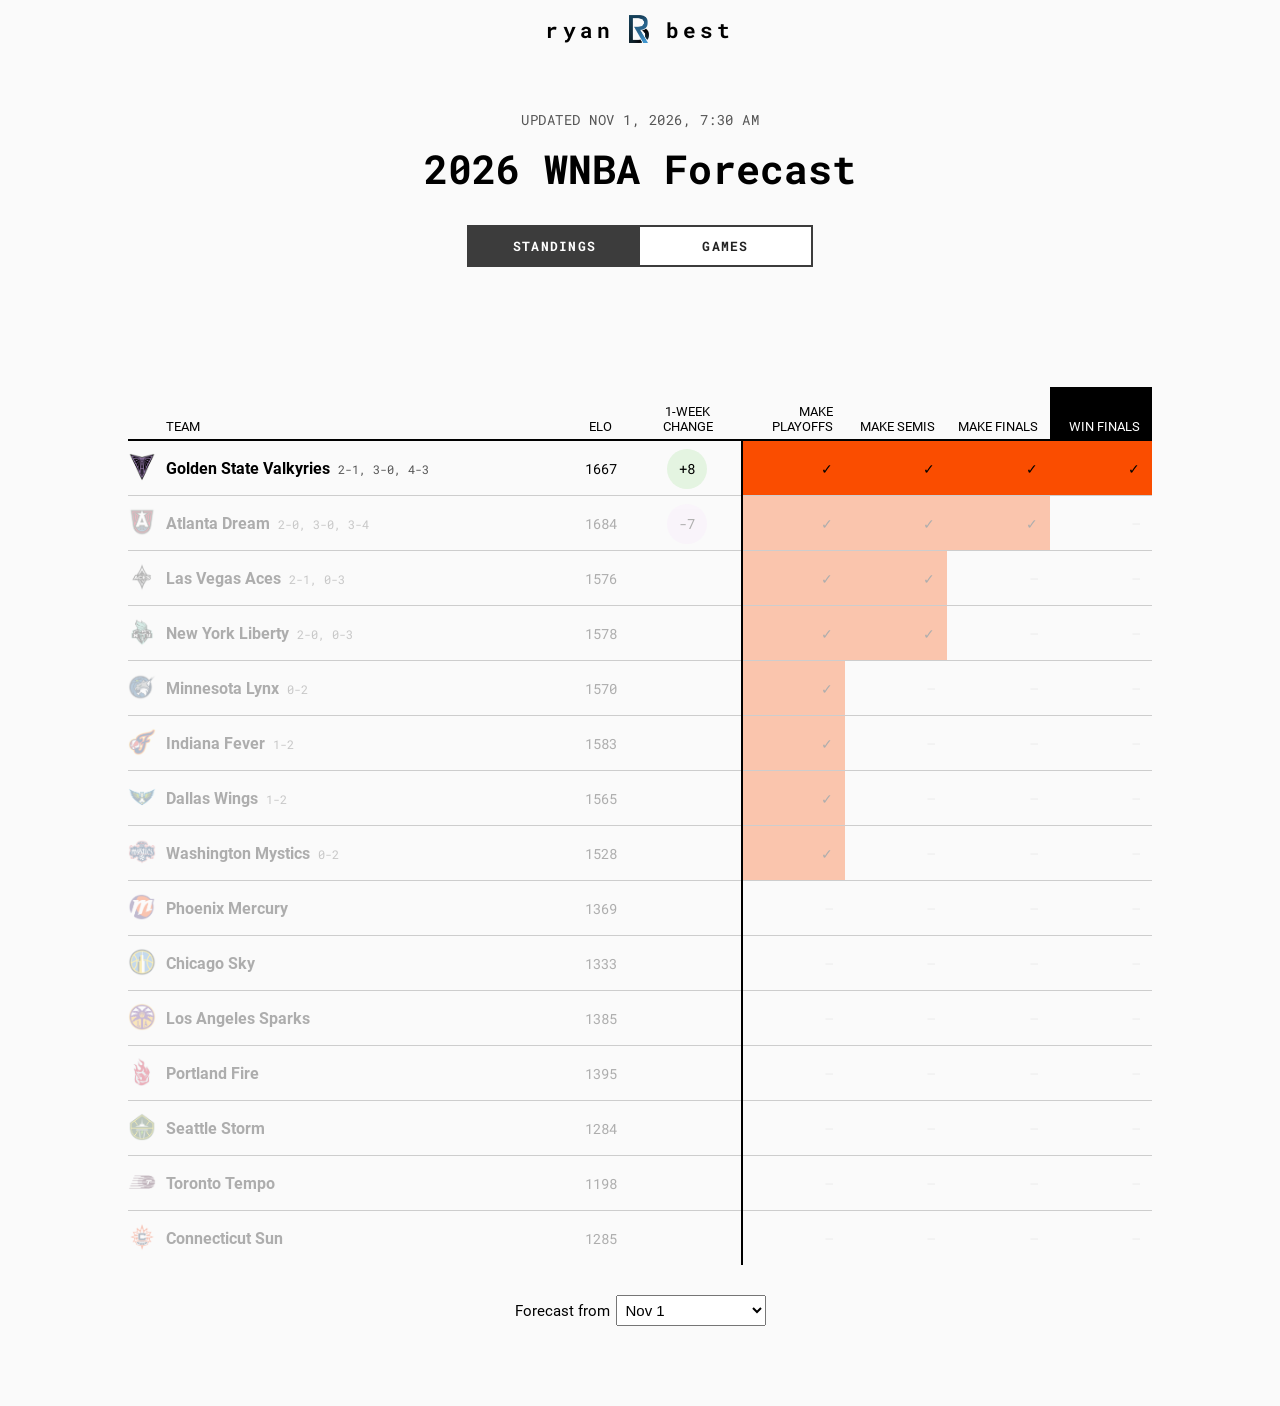
<file: index.html>
<!doctype html><head><title>2026 WNBA Forecast</title><meta name="viewport" content="width=device-width,initial-scale=1,shrink-to-fit=no"><meta name="description" content="This WNBA forecast projects each team's chances of winning every game, advancing to the playoffs and winning the WNBA Finals."><meta name="author" content="Ryan Best"><meta property="og:image" content="https://ryanabest.com/2026-wnba-predictions/assets/share-image-2026.2704ef1698deea032bd2.png?foo"><meta property="og:title" content="2026 WNBA Forecast"><meta property="og:url" content="https://ryanabest.com/2026-wnba-predictions/"><meta property="og:type" content="website"><meta property="og:description" content="This WNBA forecast projects each team's chances of winning every game, advancing to the playoffs and winning the WNBA Finals."><link rel="shortcut icon" type="image/x-icon" href="https://ryanabest.com/2026-wnba-predictions/assets/favicon.ecc235909048d9bf21d6.png"><link rel="icon" type="image/x-icon" href="https://ryanabest.com/assets/favicon.ecc235909048d9bf21d6.png"><meta charset="UTF-8"><meta name="twitter:card" content="summary_large_image"><meta name="twitter:site" content="@ryanabest"><meta name="twitter:creator" content="@ryanabest"><meta name="twitter:title" content="2026 WNBA Forecast"><meta name="twitter:description" content="This WNBA forecast projects each team's chances of winning every game, advancing to the playoffs and winning the WNBA Finals."><meta property="twitter:image" content="https://ryanabest.com/2026-wnba-predictions/assets/share-image-2026.2704ef1698deea032bd2.png?foo"><script defer="defer" src="https://static.cloudflareinsights.com/beacon.min.js" data-cf-beacon="{&quot;token&quot;: &quot;c7178068406749bfac75ae84e9a61b06&quot;}"></script><link rel="icon" href="favicon.png"><script defer="defer" src="main.a63c0c03493f5c1e9fac.js"></script><link href="main.13d747a128f6df0fa629.css" rel="stylesheet"></head><body><div class="menu" id="menu"><div class="menu-item" id="name"><a href="https://www.ryanabest.com"><p id="first-name">ryan</p><div class="logo"></div><p id="last-name">best</p></a></div></div><div class="container"><div id="intro"><p class="timestamp">UPDATED <span id="compiled-at" data-datetime="2026-11-01T07:30:11.448Z">Nov 1, 2026, 7:30 AM UTC</span></p><h1>2026 WNBA Forecast</h1></div><div id="page-nav"><a id="standings-link"><button class="btn-cta standings-nav active">Standings</button></a><a id="games-link"><button class="btn-cta games-nav">Games</button></a></div><div class="content"><div class="table-cont"><table id="standings"><thead><tr class="lower sortable"><th id="name" scope="col" data-col="name" data-asc="true">Team</th><th id="elo" scope="col" data-col="elo">Elo</th><th class="num-width hide-mobile" id="week-diff" scope="col" data-col="change">1-Week Change</th><th class="pct-width" id="make_playoffs" scope="col" data-col="make_playoffs"><span class="hide-mobile">Make playoffs</span><span class="hide-desktop">Make play-offs</span></th><th class="pct-width" id="make_semis" scope="col" data-col="make_semi_finals">Make Semis</th><th class="pct-width" id="make_finals" scope="col" data-col="make_finals">Make Finals</th><th class="sorted desc pct-width" id="win_finals" scope="col" data-col="win_finals">Win Finals</th></tr></thead><tbody><tr><th class="team-name" data-str="valkyries" scope="row"><img class="team-logo" src="assets/GSV.67222919bc4ff3018fd4.png" width="28" height="28" alt="GSV"><span class="city hide-mobile">Golden State </span><span class="name">Valkyries</span><span class="current-record hide-mobile">2-1, 3-0, 4-3</span></th><td class="elo" data-val="1667">1667</td><td class="week-change hide-mobile" data-val="8"><div class="week-change-val" style="background-color:rgb(228, 244, 225);">+8</div></td><td class="odds border-left border-left-mobile" data-val="101" style="background-color: #fa4d00;">✓</td><td class="odds" data-val="101" style="background-color: #fa4d00;">✓</td><td class="odds" data-val="101" style="background-color: #fa4d00;">✓</td><td class="odds" data-val="101" style="background-color: #fa4d00;">✓</td></tr><tr><th class="team-name eliminated" data-str="dream" scope="row"><img class="team-logo" src="assets/ATL.948e3a1fe89d612fa67c.png" width="28" height="28" alt="ATL"><span class="city hide-mobile">Atlanta </span><span class="name">Dream</span><span class="current-record hide-mobile">2-0, 3-0, 3-4</span></th><td class="elo eliminated" data-val="1684">1684</td><td class="week-change hide-mobile eliminated" data-val="-7"><div class="week-change-val" style="background-color:rgb(249, 232, 250);">-7</div></td><td class="odds eliminated border-left border-left-mobile" data-val="101" style="background-color: #fa4d00;">✓</td><td class="odds eliminated" data-val="101" style="background-color: #fa4d00;">✓</td><td class="odds eliminated" data-val="101" style="background-color: #fa4d00;">✓</td><td class="odds eliminated gray" data-val="-1" style="background-color: transparent;">—</td></tr><tr><th class="team-name eliminated" data-str="aces" scope="row"><img class="team-logo" src="assets/LVA.57a1670778074fe8317e.png" width="28" height="28" alt="LVA"><span class="city hide-mobile">Las Vegas </span><span class="name">Aces</span><span class="current-record hide-mobile">2-1, 0-3</span></th><td class="elo eliminated" data-val="1576">1576</td><td class="week-change hide-mobile eliminated" data-val="0"></td><td class="odds eliminated border-left border-left-mobile" data-val="101" style="background-color: #fa4d00;">✓</td><td class="odds eliminated" data-val="101" style="background-color: #fa4d00;">✓</td><td class="odds eliminated gray" data-val="-1" style="background-color: transparent;">—</td><td class="odds eliminated gray" data-val="-1" style="background-color: transparent;">—</td></tr><tr><th class="team-name eliminated" data-str="liberty" scope="row"><img class="team-logo" src="assets/NYL.a65fe99aaf1d30d9a033.png" width="28" height="28" alt="NYL"><span class="city hide-mobile">New York </span><span class="name">Liberty</span><span class="current-record hide-mobile">2-0, 0-3</span></th><td class="elo eliminated" data-val="1578">1578</td><td class="week-change hide-mobile eliminated" data-val="0"></td><td class="odds eliminated border-left border-left-mobile" data-val="101" style="background-color: #fa4d00;">✓</td><td class="odds eliminated" data-val="101" style="background-color: #fa4d00;">✓</td><td class="odds eliminated gray" data-val="-1" style="background-color: transparent;">—</td><td class="odds eliminated gray" data-val="-1" style="background-color: transparent;">—</td></tr><tr><th class="team-name eliminated" data-str="lynx" scope="row"><img class="team-logo" src="assets/MIN.b8c83e95c722c9a8b803.png" width="28" height="28" alt="MIN"><span class="city hide-mobile">Minnesota </span><span class="name">Lynx</span><span class="current-record hide-mobile">0-2</span></th><td class="elo eliminated" data-val="1570">1570</td><td class="week-change hide-mobile eliminated" data-val="0"></td><td class="odds eliminated border-left border-left-mobile" data-val="101" style="background-color: #fa4d00;">✓</td><td class="odds eliminated gray" data-val="-1" style="background-color: transparent;">—</td><td class="odds eliminated gray" data-val="-1" style="background-color: transparent;">—</td><td class="odds eliminated gray" data-val="-1" style="background-color: transparent;">—</td></tr><tr><th class="team-name eliminated" data-str="fever" scope="row"><img class="team-logo" src="assets/IND.5404ae28b84eed1cdf7c.png" width="28" height="28" alt="IND"><span class="city hide-mobile">Indiana </span><span class="name">Fever</span><span class="current-record hide-mobile">1-2</span></th><td class="elo eliminated" data-val="1583">1583</td><td class="week-change hide-mobile eliminated" data-val="0"></td><td class="odds eliminated border-left border-left-mobile" data-val="101" style="background-color: #fa4d00;">✓</td><td class="odds eliminated gray" data-val="-1" style="background-color: transparent;">—</td><td class="odds eliminated gray" data-val="-1" style="background-color: transparent;">—</td><td class="odds eliminated gray" data-val="-1" style="background-color: transparent;">—</td></tr><tr><th class="team-name eliminated" data-str="wings" scope="row"><img class="team-logo" src="assets/DAL.457086a837267885ddc4.png" width="28" height="28" alt="DAL"><span class="city hide-mobile">Dallas </span><span class="name">Wings</span><span class="current-record hide-mobile">1-2</span></th><td class="elo eliminated" data-val="1565">1565</td><td class="week-change hide-mobile eliminated" data-val="0"></td><td class="odds eliminated border-left border-left-mobile" data-val="101" style="background-color: #fa4d00;">✓</td><td class="odds eliminated gray" data-val="-1" style="background-color: transparent;">—</td><td class="odds eliminated gray" data-val="-1" style="background-color: transparent;">—</td><td class="odds eliminated gray" data-val="-1" style="background-color: transparent;">—</td></tr><tr><th class="team-name eliminated" data-str="mystics" scope="row"><img class="team-logo" src="assets/WAS.455ccd74e4f9eeb6423f.png" width="28" height="28" alt="WAS"><span class="city hide-mobile">Washington </span><span class="name">Mystics</span><span class="current-record hide-mobile">0-2</span></th><td class="elo eliminated" data-val="1528">1528</td><td class="week-change hide-mobile eliminated" data-val="0"></td><td class="odds eliminated border-left border-left-mobile" data-val="101" style="background-color: #fa4d00;">✓</td><td class="odds eliminated gray" data-val="-1" style="background-color: transparent;">—</td><td class="odds eliminated gray" data-val="-1" style="background-color: transparent;">—</td><td class="odds eliminated gray" data-val="-1" style="background-color: transparent;">—</td></tr><tr><th class="team-name eliminated" data-str="mercury" scope="row"><img class="team-logo" src="assets/PHO.7179ddbdbda2acb26d8c.png" width="28" height="28" alt="PHO"><span class="city hide-mobile">Phoenix </span><span class="name">Mercury</span><span class="current-record hide-mobile"></span></th><td class="elo eliminated" data-val="1369">1369</td><td class="week-change hide-mobile eliminated" data-val="0"></td><td class="odds eliminated gray border-left border-left-mobile" data-val="-1" style="background-color: transparent;">—</td><td class="odds eliminated gray" data-val="-1" style="background-color: transparent;">—</td><td class="odds eliminated gray" data-val="-1" style="background-color: transparent;">—</td><td class="odds eliminated gray" data-val="-1" style="background-color: transparent;">—</td></tr><tr><th class="team-name eliminated" data-str="sky" scope="row"><img class="team-logo" src="assets/CHI.a2b2516d5c66bddc2b11.png" width="28" height="28" alt="CHI"><span class="city hide-mobile">Chicago </span><span class="name">Sky</span><span class="current-record hide-mobile"></span></th><td class="elo eliminated" data-val="1333">1333</td><td class="week-change hide-mobile eliminated" data-val="0"></td><td class="odds eliminated gray border-left border-left-mobile" data-val="-1" style="background-color: transparent;">—</td><td class="odds eliminated gray" data-val="-1" style="background-color: transparent;">—</td><td class="odds eliminated gray" data-val="-1" style="background-color: transparent;">—</td><td class="odds eliminated gray" data-val="-1" style="background-color: transparent;">—</td></tr><tr><th class="team-name eliminated" data-str="sparks" scope="row"><img class="team-logo" src="assets/LAS.21a765afebb62605a015.png" width="28" height="28" alt="LAS"><span class="city hide-mobile">Los Angeles </span><span class="name">Sparks</span><span class="current-record hide-mobile"></span></th><td class="elo eliminated" data-val="1385">1385</td><td class="week-change hide-mobile eliminated" data-val="0"></td><td class="odds eliminated gray border-left border-left-mobile" data-val="-1" style="background-color: transparent;">—</td><td class="odds eliminated gray" data-val="-1" style="background-color: transparent;">—</td><td class="odds eliminated gray" data-val="-1" style="background-color: transparent;">—</td><td class="odds eliminated gray" data-val="-1" style="background-color: transparent;">—</td></tr><tr><th class="team-name eliminated" data-str="fire" scope="row"><img class="team-logo" src="assets/PDX.ac9f5a8c1b5d1e3f6fe1.png" width="28" height="28" alt="PDX"><span class="city hide-mobile">Portland </span><span class="name">Fire</span><span class="current-record hide-mobile"></span></th><td class="elo eliminated" data-val="1395">1395</td><td class="week-change hide-mobile eliminated" data-val="0"></td><td class="odds eliminated gray border-left border-left-mobile" data-val="-1" style="background-color: transparent;">—</td><td class="odds eliminated gray" data-val="-1" style="background-color: transparent;">—</td><td class="odds eliminated gray" data-val="-1" style="background-color: transparent;">—</td><td class="odds eliminated gray" data-val="-1" style="background-color: transparent;">—</td></tr><tr><th class="team-name eliminated" data-str="storm" scope="row"><img class="team-logo" src="assets/SEA.6740480518cff1d392fc.png" width="28" height="28" alt="SEA"><span class="city hide-mobile">Seattle </span><span class="name">Storm</span><span class="current-record hide-mobile"></span></th><td class="elo eliminated" data-val="1284">1284</td><td class="week-change hide-mobile eliminated" data-val="0"></td><td class="odds eliminated gray border-left border-left-mobile" data-val="-1" style="background-color: transparent;">—</td><td class="odds eliminated gray" data-val="-1" style="background-color: transparent;">—</td><td class="odds eliminated gray" data-val="-1" style="background-color: transparent;">—</td><td class="odds eliminated gray" data-val="-1" style="background-color: transparent;">—</td></tr><tr><th class="team-name eliminated" data-str="tempo" scope="row"><img class="team-logo" src="assets/TOR.c63feb1ac36be910ea7a.png" width="28" height="28" alt="TOR"><span class="city hide-mobile">Toronto </span><span class="name">Tempo</span><span class="current-record hide-mobile"></span></th><td class="elo eliminated" data-val="1198">1198</td><td class="week-change hide-mobile eliminated" data-val="0"></td><td class="odds eliminated gray border-left border-left-mobile" data-val="-1" style="background-color: transparent;">—</td><td class="odds eliminated gray" data-val="-1" style="background-color: transparent;">—</td><td class="odds eliminated gray" data-val="-1" style="background-color: transparent;">—</td><td class="odds eliminated gray" data-val="-1" style="background-color: transparent;">—</td></tr><tr><th class="team-name eliminated" data-str="sun" scope="row"><img class="team-logo" src="assets/CON.11f8745bdfb965b18a47.png" width="28" height="28" alt="CON"><span class="city hide-mobile">Connecticut </span><span class="name">Sun</span><span class="current-record hide-mobile"></span></th><td class="elo eliminated" data-val="1285">1285</td><td class="week-change hide-mobile eliminated" data-val="0"></td><td class="odds eliminated gray border-left border-left-mobile" data-val="-1" style="background-color: transparent;">—</td><td class="odds eliminated gray" data-val="-1" style="background-color: transparent;">—</td><td class="odds eliminated gray" data-val="-1" style="background-color: transparent;">—</td><td class="odds eliminated gray" data-val="-1" style="background-color: transparent;">—</td></tr></tbody></table></div><div class="selector-wrap standings-selector"><label><span class="text">Forecast from</span><span><select id="standings-selector" name="standings-date"><option selected="selected">Nov 1</option><option>Oct 24</option><option>Oct 17</option><option>Oct 10</option><option>Oct 3</option><option>Start of playoffs</option><option>Sep 20</option><option>Aug 31</option><option>Aug 29</option><option>Aug 23</option><option>Aug 16</option><option>Aug 8</option><option>Aug 1</option><option>Jul 23</option><option>Jul 19</option><option>Jul 12</option><option>Jul 4</option><option>Jun 28</option><option>Jun 21</option><option>Jun 14</option><option>Jun 7</option><option>May 31</option><option>May 24</option><option>May 16</option><option>Preseason</option></select></span></label></div></div><script>const page = `standings`;</script></div></body>
</file>
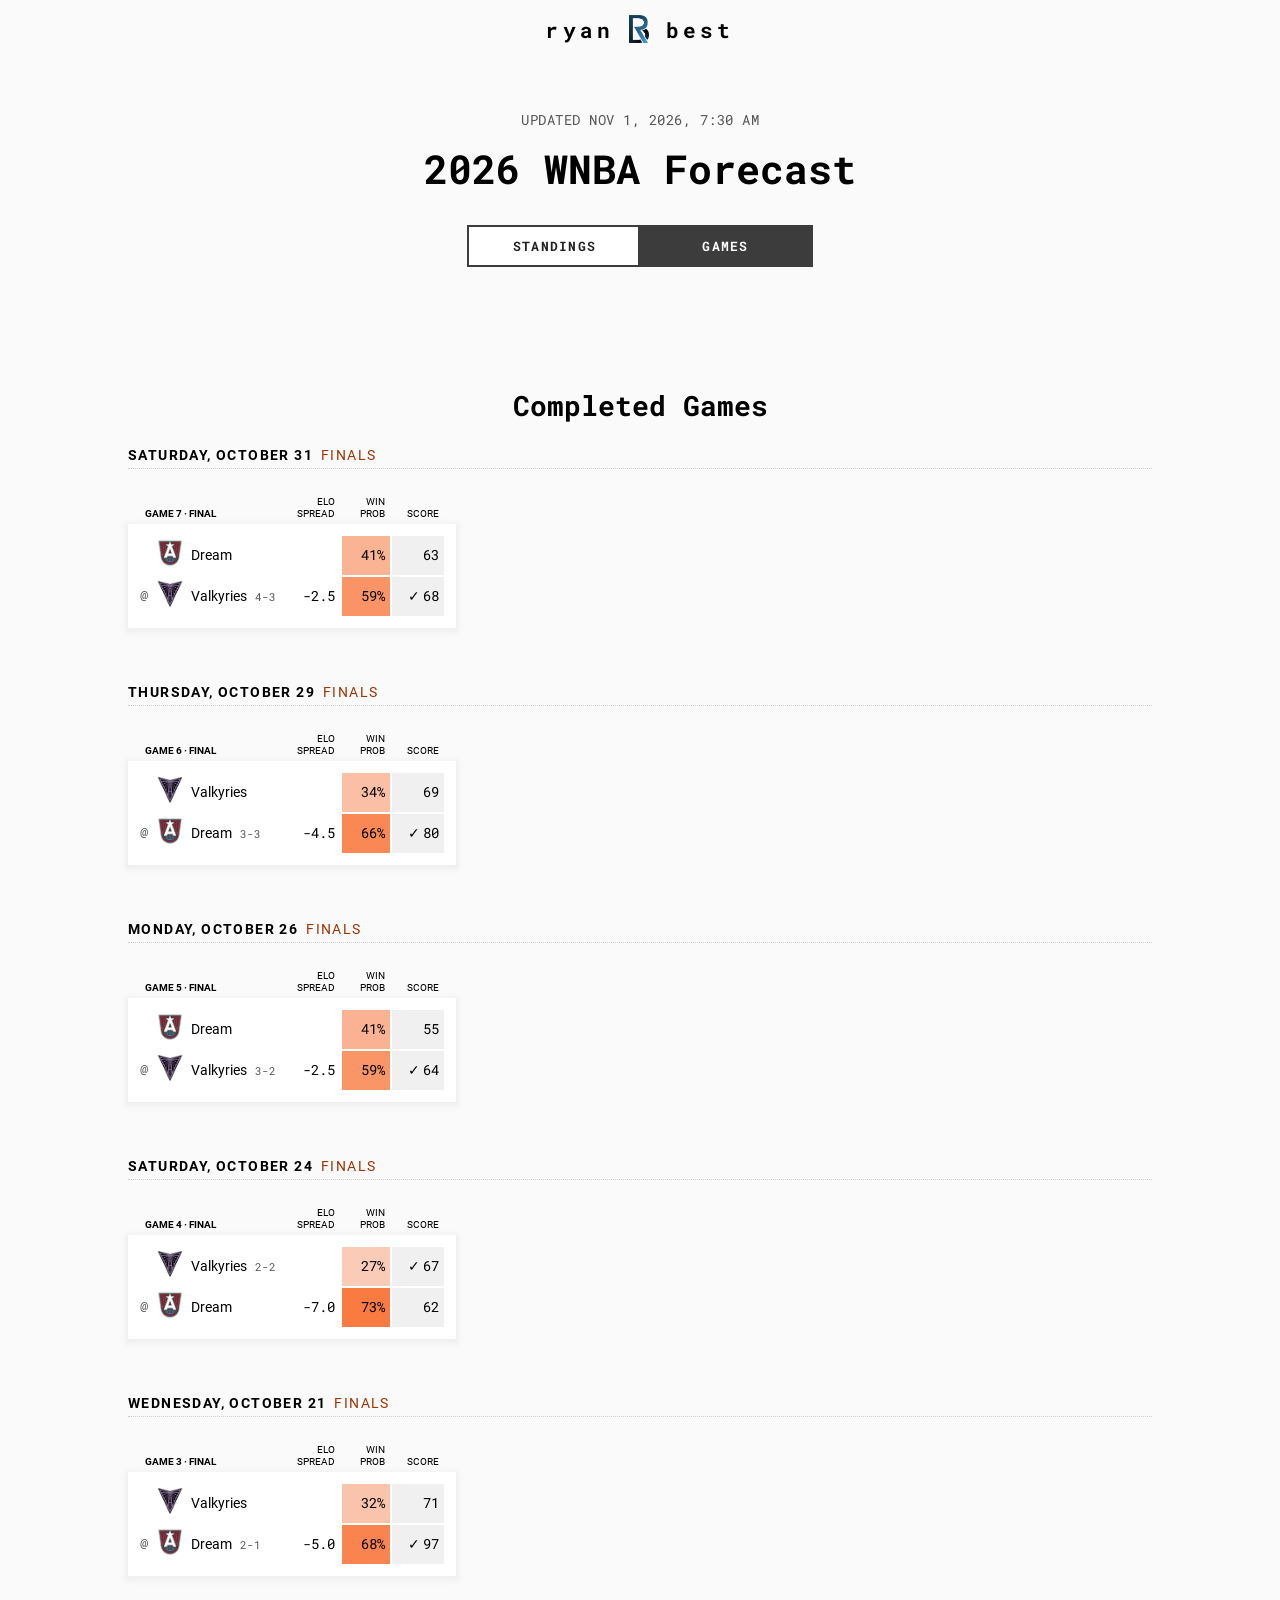
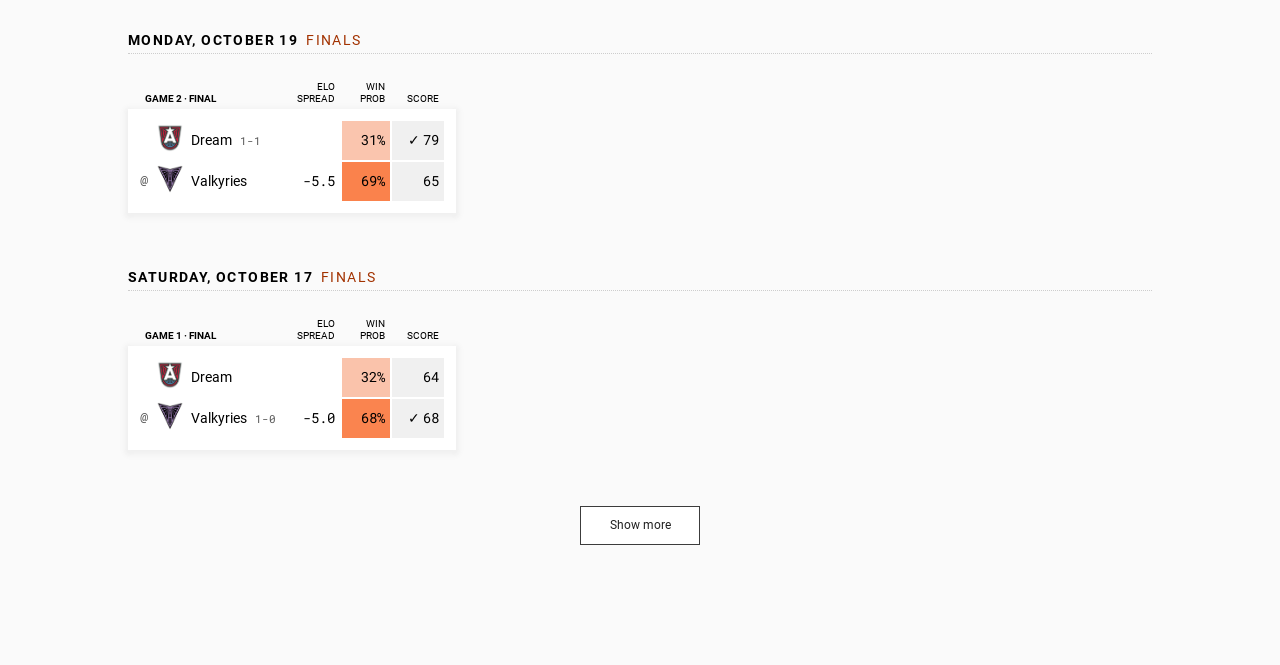
<file: games/index.html>
<!doctype html><head><title>2026 WNBA Forecast</title><meta name="viewport" content="width=device-width,initial-scale=1,shrink-to-fit=no"><meta name="description" content="This WNBA forecast projects each team's chances of winning every game, advancing to the playoffs and winning the WNBA Finals."><meta name="author" content="Ryan Best"><meta property="og:image" content="https://ryanabest.com/2026-wnba-predictions/../assets/share-image-2026.2704ef1698deea032bd2.png?foo"><meta property="og:title" content="2026 WNBA Forecast"><meta property="og:url" content="https://ryanabest.com/2026-wnba-predictions/"><meta property="og:type" content="website"><meta property="og:description" content="This WNBA forecast projects each team's chances of winning every game, advancing to the playoffs and winning the WNBA Finals."><link rel="shortcut icon" type="image/x-icon" href="https://ryanabest.com/2026-wnba-predictions/../assets/favicon.ecc235909048d9bf21d6.png"><link rel="icon" type="image/x-icon" href="https://ryanabest.com/../assets/favicon.ecc235909048d9bf21d6.png"><meta charset="UTF-8"><meta name="twitter:card" content="summary_large_image"><meta name="twitter:site" content="@ryanabest"><meta name="twitter:creator" content="@ryanabest"><meta name="twitter:title" content="2026 WNBA Forecast"><meta name="twitter:description" content="This WNBA forecast projects each team's chances of winning every game, advancing to the playoffs and winning the WNBA Finals."><meta property="twitter:image" content="https://ryanabest.com/2026-wnba-predictions/../assets/share-image-2026.2704ef1698deea032bd2.png?foo"><script defer="defer" src="https://static.cloudflareinsights.com/beacon.min.js" data-cf-beacon="{&quot;token&quot;: &quot;c7178068406749bfac75ae84e9a61b06&quot;}"></script><link rel="icon" href="../favicon.png"><script defer="defer" src="../main.a63c0c03493f5c1e9fac.js"></script><link href="../main.13d747a128f6df0fa629.css" rel="stylesheet"></head><body><div class="menu" id="menu"><div class="menu-item" id="name"><a href="https://www.ryanabest.com"><p id="first-name">ryan</p><div class="logo"></div><p id="last-name">best</p></a></div></div><div class="container"><div id="intro"><p class="timestamp">UPDATED <span id="compiled-at" data-datetime="2026-11-01T07:30:11.448Z">Nov 1, 2026, 7:30 AM UTC</span></p><h1>2026 WNBA Forecast</h1></div><div id="page-nav"><a id="standings-link"><button class="btn-cta standings-nav">Standings</button></a><a id="games-link"><button class="btn-cta games-nav active">Games</button></a></div><div class="content"><div id="games-cont"><div id="recent-games"></div><div id="upcoming-games"></div><div id="completed-games"></div></div></div><script>const page = `games`;</script></div></body>
</file>
<file: main.13d747a128f6df0fa629.css>
@font-face{font-family:Roboto;font-style:normal;font-weight:400;src:url(assets/Roboto-Regular.9429985be4f46ec8fcfc.woff2) format("woff2"),url(assets/Roboto-Regular.774f99460b8c31560a3c.woff) format("woff")}@font-face{font-family:Roboto;font-style:normal;font-weight:700;src:url(assets/Roboto-Bold.002079d85a6f27587d17.woff2) format("woff2"),url(assets/Roboto-Bold.75a1a5b5582b236e0fe3.woff) format("woff")}@font-face{font-family:Roboto Mono;font-style:normal;font-weight:400;src:url(assets/RobotoMono-Regular.cf210793d3ec136c3b7a.woff2) format("woff2"),url(assets/RobotoMono-Regular.0ff7daca31863f66d72b.woff) format("woff")}@font-face{font-family:Roboto Mono;font-style:normal;font-weight:700;src:url(assets/RobotoMono-Bold.d044d1df4b0b95ca3c7d.woff2) format("woff2"),url(assets/RobotoMono-Bold.8ffd2e60d073450628d7.woff) format("woff")}.menu{padding:15px;text-align:center}.menu a{color:#000;text-decoration:none}.menu a.active,.menu a:hover{color:#4295ce}.menu a.underline{background:linear-gradient(180deg,#4295ce 0,#4295ce);background-position:0 100%;background-repeat:repeat-x;background-size:.12em .12em;padding-bottom:.15em;padding-top:.15em;transition:all .2s ease-in-out}.menu a.underline:hover{background-size:100% 100%;color:#fff;transition:all .2s ease-in-out}.menu .menu-item#name{white-space:nowrap}.menu *{font-family:Roboto Mono,monospace}.menu a,.menu p{display:inline;font-size:21px;font-weight:700;letter-spacing:.2em;line-height:30px;text-align:center}.menu .logo{background-image:url(assets/logo.83187585498148396530.png);background-repeat:no-repeat;background-size:100% auto;display:inline-block;height:30px;margin:0 .8em 0 .7em;vertical-align:top;width:20px}#intro{margin:30px auto;text-align:center}#intro p.timestamp{color:#555;font-size:14px;letter-spacing:.5px;margin:0;text-transform:uppercase}#intro h1,#intro p.timestamp{font-family:Roboto Mono,monospace}#intro h1{color:#000;font-size:40px;line-height:1.27;margin:15px 0}#page-nav{text-align:center}#page-nav button{border-width:2px;font-family:Roboto Mono,monospace;font-size:13px;font-weight:700;letter-spacing:.1em;margin:0 -2px;text-transform:uppercase;width:175px}#page-nav button.active{pointer-events:none}@media(max-width:767px){#page-nav button{width:50%}}table#standings{border-collapse:collapse;border-spacing:0;width:100%}@media(max-width:767px){table#standings .hide-mobile{display:none}}table#standings thead tr th{font-family:Roboto,sans-serif;font-size:13px;text-transform:uppercase}@media(max-width:767px){table#standings thead tr th{font-size:12px}}table#standings thead tr th.sorted{background:#000;color:#fff}table#standings thead tr th span.hide-desktop{display:none}@media(max-width:767px){table#standings thead tr th span.hide-desktop{display:table-cell}}table#standings thead tr.top th.underline{border-bottom:1px solid #cdcdcd;border-left:8px solid #fafafa;border-right:8px solid #fafafa}table#standings thead tr.lower th{border-bottom:2px solid #000;font-weight:400;padding:17px 12px 5px 5px;text-align:right;vertical-align:bottom}@media(max-width:767px){table#standings thead tr.lower th{padding:4px 6px 3px 3px}}table#standings thead tr.lower th#name{padding-left:38px;text-align:left}@media(max-width:767px){table#standings thead tr.lower th#name{padding-left:5px}}table#standings thead tr.lower th#elo{text-align:center;width:7%}table#standings thead tr.lower th#week-diff{text-align:center}table#standings thead tr.lower th.num-width,table#standings thead tr.lower th.pct-width{width:10%}@media(max-width:767px){table#standings thead tr.lower th.pct-width{width:15%}}table#standings thead tr.sortable th{cursor:pointer}table#standings thead tr.sortable th:hover:not(.sorted){background-color:#cdcdcd}table#standings tbody tr{line-height:40px}table#standings tbody tr td,table#standings tbody tr th.team-name{border-bottom:1px solid #cdcdcd;font-size:14px;padding:8px 12px 5px 5px;vertical-align:middle;white-space:nowrap}@media(max-width:767px){table#standings tbody tr td,table#standings tbody tr th.team-name{font-size:12px;padding:4px 6px 3px 3px}}table#standings tbody tr td.eliminated,table#standings tbody tr th.team-name.eliminated{opacity:.3}table#standings tbody tr td.gray,table#standings tbody tr th.team-name.gray{color:#cdcdcd}table#standings tbody tr td{font-family:Roboto Mono,monospace;text-align:right}table#standings tbody tr td.elo,table#standings tbody tr td.week-change{text-align:center}table#standings tbody tr td.week-change .week-change-val{border-radius:50%;height:40px;margin:auto;width:40px}table#standings tbody tr td.border-left{border-left:2px solid #000}@media(max-width:767px){table#standings tbody tr td.border-left{border-left:none}table#standings tbody tr td.border-left-mobile{border-left:1px solid #000}}table#standings tbody tr th.team-name{padding-left:0;text-align:left}table#standings tbody tr th.team-name img.team-logo{margin-right:10px;transform:translateY(-4px);vertical-align:middle}@media(max-width:767px){table#standings tbody tr th.team-name img.team-logo{margin-right:5px}}table#standings tbody tr th.team-name span.city,table#standings tbody tr th.team-name span.name{color:#000;font-family:Roboto,sans-serif;font-size:16px;font-weight:700}@media(max-width:767px){table#standings tbody tr th.team-name span.city,table#standings tbody tr th.team-name span.name{font-size:12px}}table#standings tbody tr th.team-name span.current-record{color:#555;font-family:Roboto Mono,monospace;font-size:12px;font-weight:400;padding-left:8px}table#standings tbody tr:last-child td,table#standings tbody tr:last-child th.team-name{border-bottom:none}.selector-wrap{font-family:Roboto,sans-serif;font-size:15px;margin:30px auto 0}.selector-wrap.standings-selector{text-align:center}.selector-wrap.standings-selector span.text{padding-right:6px}.selector-wrap.nav-dropdown{text-align:right}.selector-wrap #nav-dropdown,.selector-wrap #standings-selector{font-size:15px;padding:5px;text-align:left;width:150px}section.day{font-family:Roboto,sans-serif;margin-bottom:40px}section.day:last-child{margin-bottom:10px}section.day h3{border-bottom:1px dotted #cdcdcd;font-size:14px;font-weight:700;letter-spacing:.1em;margin-bottom:25px;padding-bottom:5px;text-transform:uppercase}section.day h3 span.cc_final,section.day h3 span.playoff{color:#a23200;font-weight:400;margin-left:8px}section.day .games-cont .game{box-sizing:border-box;display:inline-block;margin-bottom:12px;margin-left:20px}@media(min-width:1024px){section.day .games-cont .game{width:calc(33.33333% - 13.33333px)}section.day .games-cont .game:nth-child(3n+1){margin-left:0}}@media(min-width:700px)and (max-width:1023px){section.day .games-cont .game{width:calc(50% - 20px)}section.day .games-cont .game:nth-child(odd){margin-left:0}}@media(max-width:700px){section.day .games-cont .game{margin-left:0;max-width:450px;width:100%}}section.day .games-cont .game .game-header-wrap{padding:0 10px}@media(max-width:767px){section.day .games-cont .game .game-header-wrap{padding:0 5px}}section.day .games-cont .game .game-body-wrap{background:#fff;box-shadow:0 2px 5px 3px hsla(0,0%,78%,.2);padding:10px}@media(max-width:767px){section.day .games-cont .game .game-body-wrap{padding:5px}}section.day .games-cont .game table{border-spacing:2px}section.day .games-cont .game th{box-sizing:border-box;font-size:10px;font-weight:400;line-height:1.2;padding:0 5px 2px;text-align:right;text-transform:uppercase;vertical-align:bottom}section.day .games-cont .game th.game-time{text-align:left}section.day .games-cont .game th.game-time.post{font-weight:700}section.day .games-cont .game td{box-sizing:border-box;color:#000;font-size:14px;padding:3px 5px 5px;vertical-align:middle;white-space:nowrap}@media(max-width:767px){section.day .games-cont .game td{font-size:13px}}section.day .games-cont .game td.at-sign{color:#555;font-family:Roboto Mono,monospace}section.day .games-cont .game td.team-name .playoff-record{color:#555;font-family:Roboto Mono,monospace;font-size:11px;font-weight:400;padding-left:8px}section.day .games-cont .game td.num{font-family:Roboto Mono,monospace;text-align:right}section.day .games-cont .game td.num span.check{margin-right:3px}section.day .games-cont .game td.score{background-color:#f0f0f0}section.day .games-cont .game td.at-sign,section.day .games-cont .game th.at-sign{border:0;min-width:13.5px;padding-left:0;text-align:center;width:13.5px}@media(max-width:767px){section.day .games-cont .game td.at-sign,section.day .games-cont .game th.at-sign{padding-right:0}}section.day .games-cont .game td.team-logo,section.day .games-cont .game th.team-logo{min-width:28px;padding-left:0;width:28px}section.day .games-cont .game td.team-name,section.day .games-cont .game th.team-name{padding-left:0;width:99%}section.day .games-cont .game td.game-time,section.day .games-cont .game th.game-time{width:99%}section.day .games-cont .game td.spread,section.day .games-cont .game th.spread{min-width:55px;width:55px}section.day .games-cont .game td.win-prob,section.day .games-cont .game th.win-prob{min-width:48px;width:48px}section.day .games-cont .game td.score,section.day .games-cont .game th.score{min-width:52px;width:52px}#games-cont h2{font-family:Roboto Mono,monospace;font-size:28px;margin-top:120px;text-align:center}@media(max-width:767px){#games-cont h2{margin-top:60px}}.expand{margin:40px 0;text-align:center}body{background-color:#fafafa;margin:0}@media(max-width:767px){.hide-mobile{display:none}}.container{margin:auto auto 60px;max-width:1024px;padding:20px;width:calc(100% - 40px)}@media(min-width:768px)and (max-width:1023px){.container{width:768px}}.content{margin-top:120px}@media(max-width:767px){.content{margin-top:60px}}.btn-cta{align-items:center;background:#fff;border:1px solid #3c3c3c;color:#222;cursor:pointer;display:inline-flex;font:12px/1.4 Roboto,sans-serif;justify-content:center;padding:10px;text-shadow:none;transition:background-color .2s ease-in-out;width:120px}.btn-cta.active,.btn-cta:hover{background:#3c3c3c;color:#fff}
</file>
